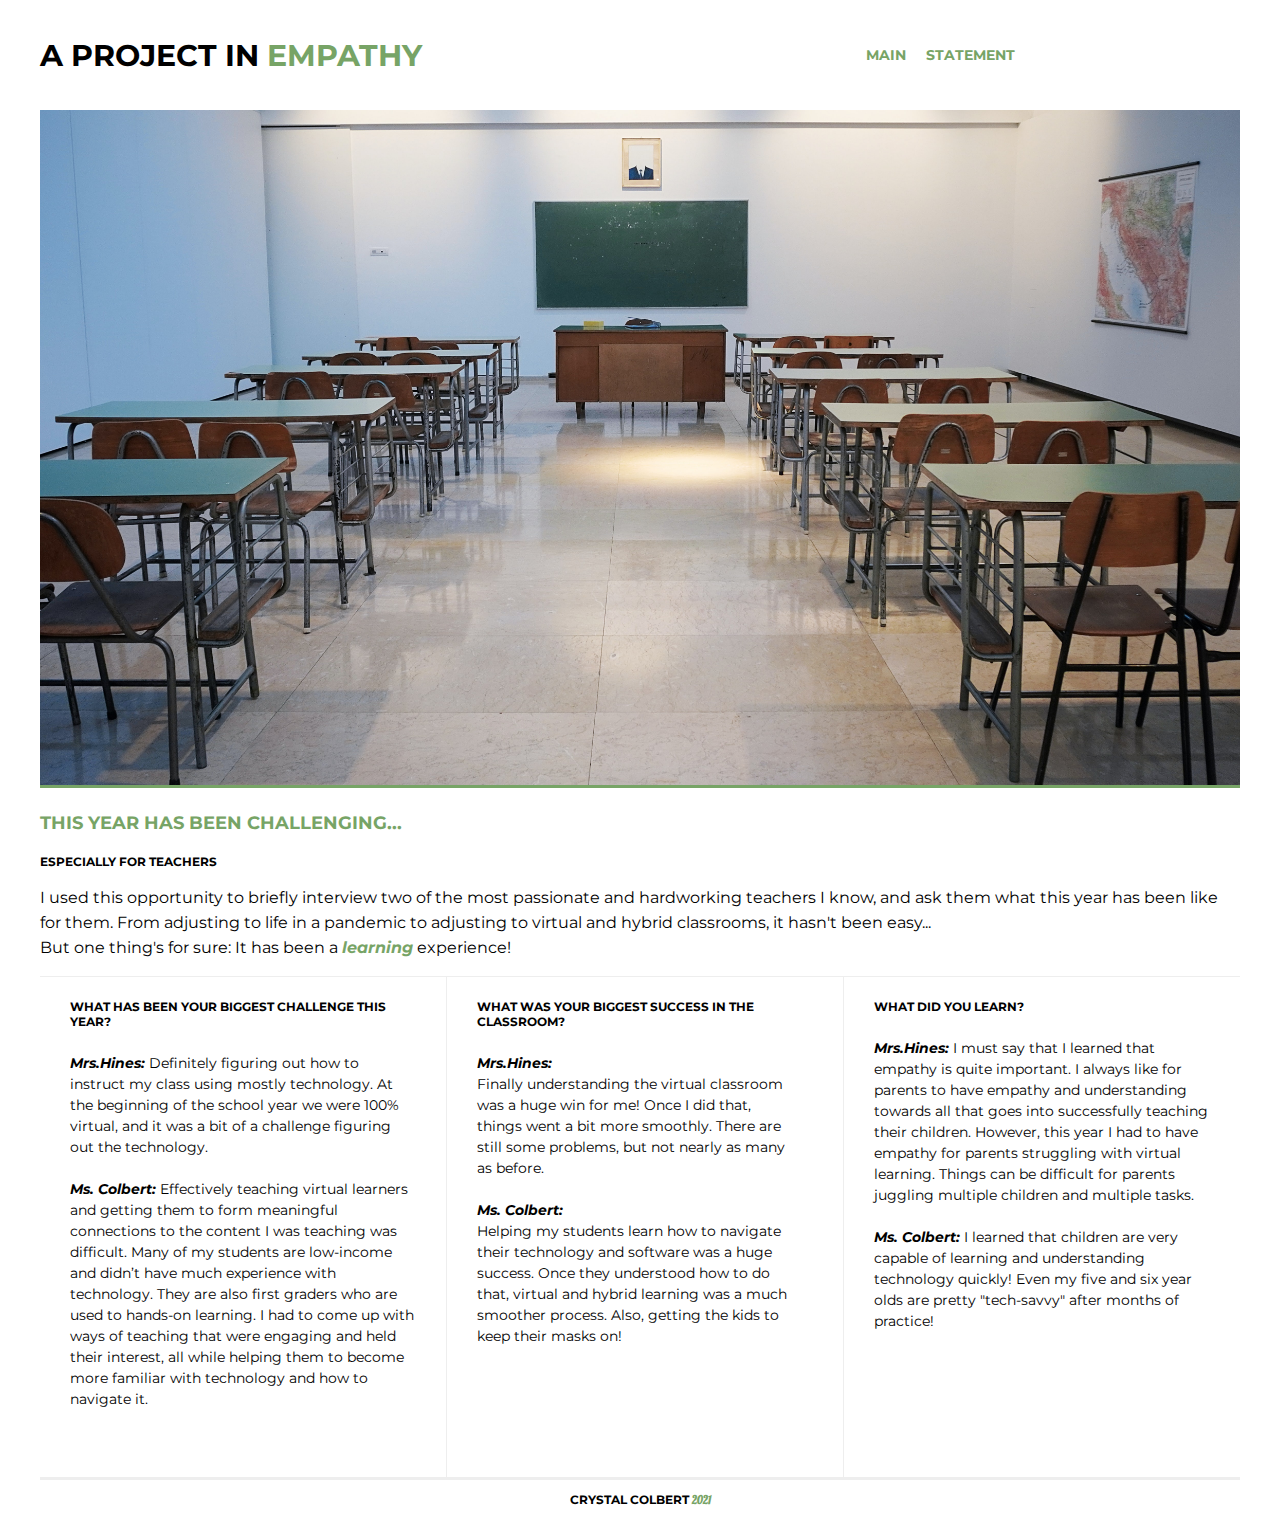
<file: index.html>
<!doctype html>
<html lang="en">

<head>
    <meta charset="utf-8">
    <meta http-equiv="x-ua-compatible" content="ie=edge">
    <title>Crystal Colbert | Interview Project</title>
    <meta name="viewport" content="width=device-width, initial-scale=1, shrink-to-fit=no">
    <link rel="stylesheet" href="css/normalize.css">
    <link rel="stylesheet" href="css/main.css">
    <link href="https://fonts.googleapis.com/css?family=Montserrat:400,700" rel="stylesheet">
    <link href="https://fonts.googleapis.com/css2?family=Galada&display=swap" rel="stylesheet">
</head>

<body>
    <div class="container">
        <header>
            <h1>A project in <span>empathy</span></h1>
            <nav>
                <ul>
                    <li>
                        <a href="index.html">Main</a>
                    </li>
                    <li>
                        <a href="teachers/index.html">Statement</a>
                    </li>
                </ul>
            </nav>
        </header>


        <section class="top-section">
            <div class="main-image"><img src="img/class.jpg" alt="empty classroom" /></div>
            <div class="main-title">
                <h2>This year has been challenging...</h2>
                <h3>Especially for teachers</h3>
                <p>I used this opportunity to briefly interview two of the most passionate and hardworking teachers I know, and ask them what this year has been like for them.
                From adjusting to life in a pandemic to adjusting to virtual and hybrid classrooms, it hasn't been easy...
              <br>But one thing's for sure: It has been a <span>learning</span> experience!</p>
            </div>
        </section>
        <section class="bottom-section">
            <div class="section-one">
                <h3>What has been your biggest challenge this year?</h3>
                <p class="challenge">
                  <span>Mrs.Hines:</span> Definitely figuring out how to instruct my class using mostly technology. At the beginning of the school year we were 100% virtual, and it was a bit of a challenge figuring out the technology.<br>
                  <br><span>Ms. Colbert:</span> Effectively teaching virtual learners and getting them to form meaningful connections to the content I was teaching was difficult. Many of my students are low-income and didn’t have much experience with technology. They are also first graders who are used to hands-on learning. I had to come up with ways of teaching that were engaging and held their interest, all while helping them to become more familiar with technology and how to navigate it.
                </p>
            </div>

            <div class="section-two">
                <h3>What was your biggest success in the classroom?</h3>
                <p class="success"><span>Mrs.Hines:</span> Finally understanding the virtual classroom was a huge win for me! Once I did that, things went a bit more smoothly. There are still some problems, but not nearly as many as before.<br>
                    <br><span>Ms. Colbert:</span> Helping  my students learn how to navigate their technology and software was a huge success. Once they understood how to do that, virtual and hybrid learning was a much smoother process. Also, getting the kids to keep their masks on!
                  </p>
            </div>

            <div class="section-three">
                <h3>What did you learn?</h3>
                <p class="learn"><span>Mrs.Hines:</span> I must say that I learned that empathy is quite important. I always like for parents to have empathy and understanding towards all that goes into successfully teaching their children. However, this year I had to have empathy for parents struggling with virtual learning. Things can be difficult for parents juggling multiple children and multiple tasks. <br>
                    <br><span>Ms. Colbert:</span> I learned that children are very capable of learning and understanding technology quickly! Even my five and six year olds are pretty "tech-savvy" after months of practice!
                  </p>
            </div>
        </section>
        <footer>
            <h3>Crystal Colbert <span>2021</span></h3>
        </footer>
    </div>
</body>

</html>
</file>
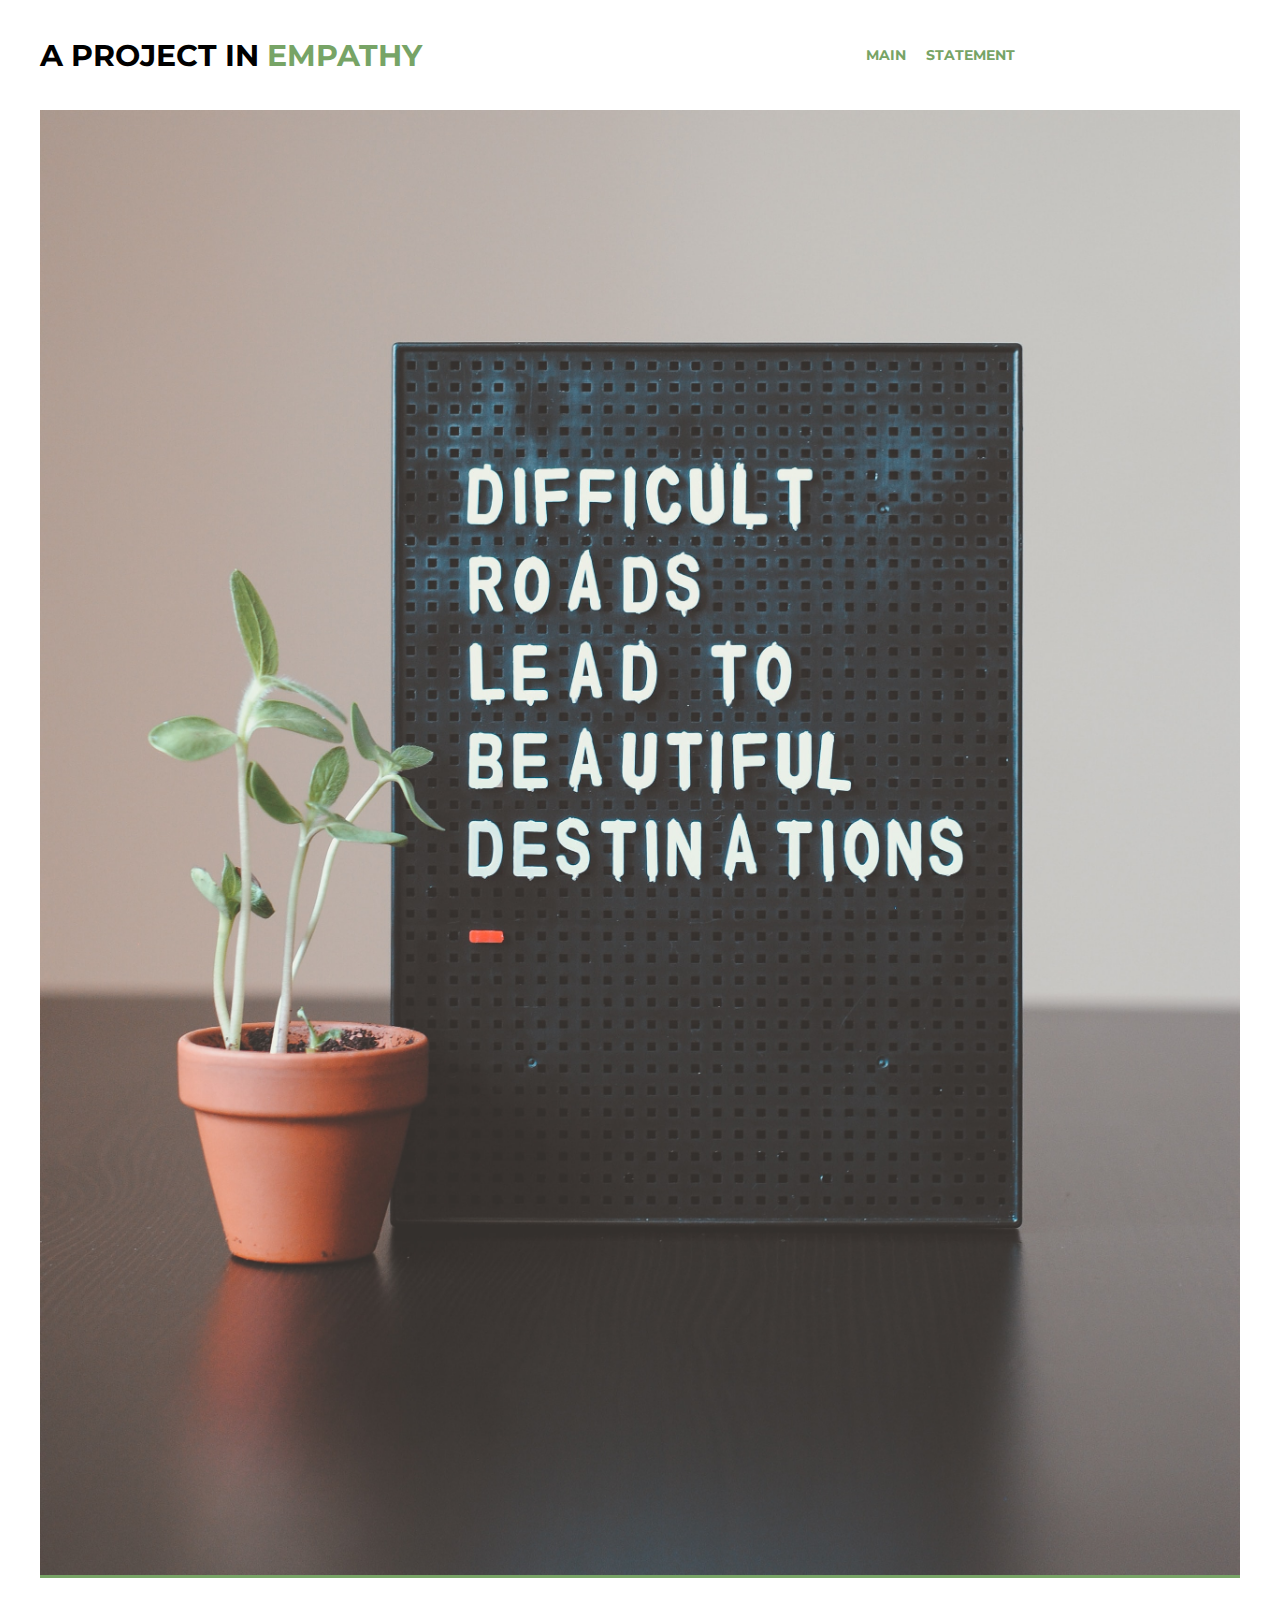
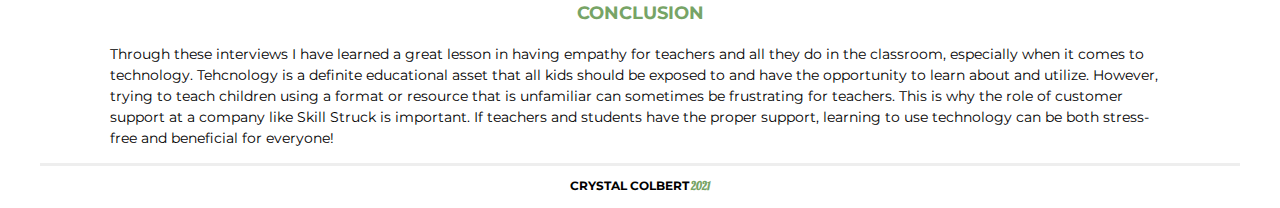
<file: teachers/index.html>
<!doctype html>
<html lang="en">

<head>
    <meta charset="utf-8">
    <meta http-equiv="x-ua-compatible" content="ie=edge">
    <title>Crystal Colbert | Interview Project</title>
    <meta name="viewport" content="width=device-width, initial-scale=1, shrink-to-fit=no">
    <link rel="stylesheet" href="../css/normalize.css">
    <link rel="stylesheet" href="../css/main.css">
    <link href="https://fonts.googleapis.com/css?family=Montserrat:400,700" rel="stylesheet">
    <link href="https://fonts.googleapis.com/css2?family=Galada&display=swap" rel="stylesheet">
</head>

<body>
    <div class="container">
        <header>
            <h1>A project in <span>empathy</span></h1>
            <nav>
                <ul>
                    <li>
                        <a href="../index.html">Main</a>
                    </li>
                    <li>
                        <a href="teachers/index.html">Statement</a>
                    </li>
                </ul>
            </nav>
        </header>


        <section class="top-section">
            <div class="main-image"><img src="../img/plant.jpg" alt="inspirational plant" /></div>
            <div class="end-title">
                <h2>Conclusion</h2>


                <div class="conclusion">
                  <p> Through these interviews I have learned a great lesson in having empathy for teachers
                    and all they do in the classroom, especially when it comes to technology. Tehcnology is a definite
                    educational asset that all kids should be exposed to and have the opportunity to learn about and utilize.
                    However, trying to teach children using a format or resource that is unfamiliar can sometimes
                    be frustrating for teachers. This is why the role of customer support at a company like Skill Struck
                    is important. If teachers and students have the proper support, learning to use technology can be
                    both stress-free and beneficial for everyone!</p>
                  </div>
                </div>

        <footer>
            <h3>Crystal Colbert<span> 2021</span></h3>
        </footer>
    </div>
</body>

</html>
</file>
<file: css/main.css>
html{
	height: 100%;
	width: 100%;
	font-size: 16px;
}

body {
	margin:auto;
	height: 100%;
	font-family: 'Montserrat', Helvetica, Arial, sans-serif;
	font-size: 1em;
	max-width: 1200px;
  width: 100%;
  display: flex;
  justify-content: center;
  align-items: center;
  flex-flow: row wrap;
}


.container{
	max-width: 1200px;
	  width: 100%;
	  display: flex;
	  justify-content: center;
	  align-items: center;
	  flex-flow: row wrap;
}


h1,h2,h3 {
	color: black;
	text-transform: uppercase;
	font-weight: 700;
}


h1 {
	font-size: 1.875em;
}


h2 {
	font-size: 1.125em;
}


h3 {
	font-size: .75em;
}


p {
	font-size: .875em;
	line-height: 21px;
    padding: 0 30px;
}

.main-title span{
	font-style: italic;
	font-weight: bold;
	color: #77a466;
}


header {
	width: 100%;
	text-align: center;
}


header h1 {
	margin: 0;
	padding: 25px 0;
	border-bottom: 3px solid #77a466;
	margin: 0 auto;
	width: 100%;
}


header h1 span {
	color: #77a466;
}


header nav {
	max-width: 1200px;
  width: 100%;
  display: flex;
  justify-content: center;
  align-items: stretch;
  flex-flow: row wrap;
padding: 35px 0;
}


header nav ul{
	margin: 0;
	padding: 0;
}


header nav ul li {
	text-transform: uppercase;
	font-weight: 700;
	font-size: .875em;
	padding: 0 10px;
	line-height: 40px;
	display: flex;
	justify-content: center;
	align-items: center;
	flex-flow: column;
}


header nav ul li a{
	text-decoration: none;
	color:#77a466;
}


.top-section,
.bottom-section {
	max-width: 1200px;
  width: 100%;
  display: flex;
  justify-content: center;
  align-items:center;
  flex-flow: column;
}


.main-image img {
	width: 100%;
	border-bottom: 3px solid #77a466;
}


.main-title h2 {
	text-align: left;
	padding: 5px 0;
	color: #77a466;
}


.main-title p {
	padding: 0;
	font-size: 1em;
	line-height: 25px;
}


.section-one,
.section-two,
.section-three {

	width: 100%;
  border-top: 1px solid #eee;
}





.section-two {
	border-left: 1px solid #eee;
	border-right: 1px solid #eee;
}

.section-one h3,
.section-two h3,
.section-three h3 {
	padding: 10px 30px;
}





.challenge span,
.success span,
.learn span {
	font-style: oblique;
	font-weight: bold;
}


.success {
	max-width: 1200px;
  width: 80%;
  display: flex;
  justify-content:flex-start;
  align-items: center;
  flex-flow: row wrap;
}

.end-title h2 {
	text-align: center;
	padding: 5px 0;
	color: #77a466;
}


.conclusion{
	padding-left: 40px;
	padding-right: 40px;

}



footer {
	max-width: 1200px;
  width: 100%;
  display: flex;
  justify-content: center;
  align-items: center;
  flex-flow: row wrap;
	border-top: 3px solid #eee;
	margin: 0 auto;
	text-align: center;
}


footer span {
	font-family: 'Galada', cursive;
	text-transform: lowercase;
	color: #77a466;
	font-size: .875em;
}




@media (min-width: 768px){
	.bottom-section {
    width: 100%;
	  display: flex;
	  justify-content: center;
	  align-items:center;
	  flex-flow:row wrap;
	}

.section-one,
.section-two,
.section-three {
			text-align:left;
			width: 33%;
			height:600px;
}

.section-one {
		flex-grow: 3;
	}
}



@media (min-width: 1200px){
header{
	display: flex;
	justify-content:center;
	align-items:center;
}


header h1 {
	text-align: left;
  margin: 0;
	padding: 0;
	border-bottom: none;
	margin: 0 auto;
}


header nav ul li {
	display: inline;
	float: left;
	clear: right;
}



.section-one,
.section-two,
.section-three {
			text-align:left;
			width: 33%;
			height:500px;
}


}
</file>
